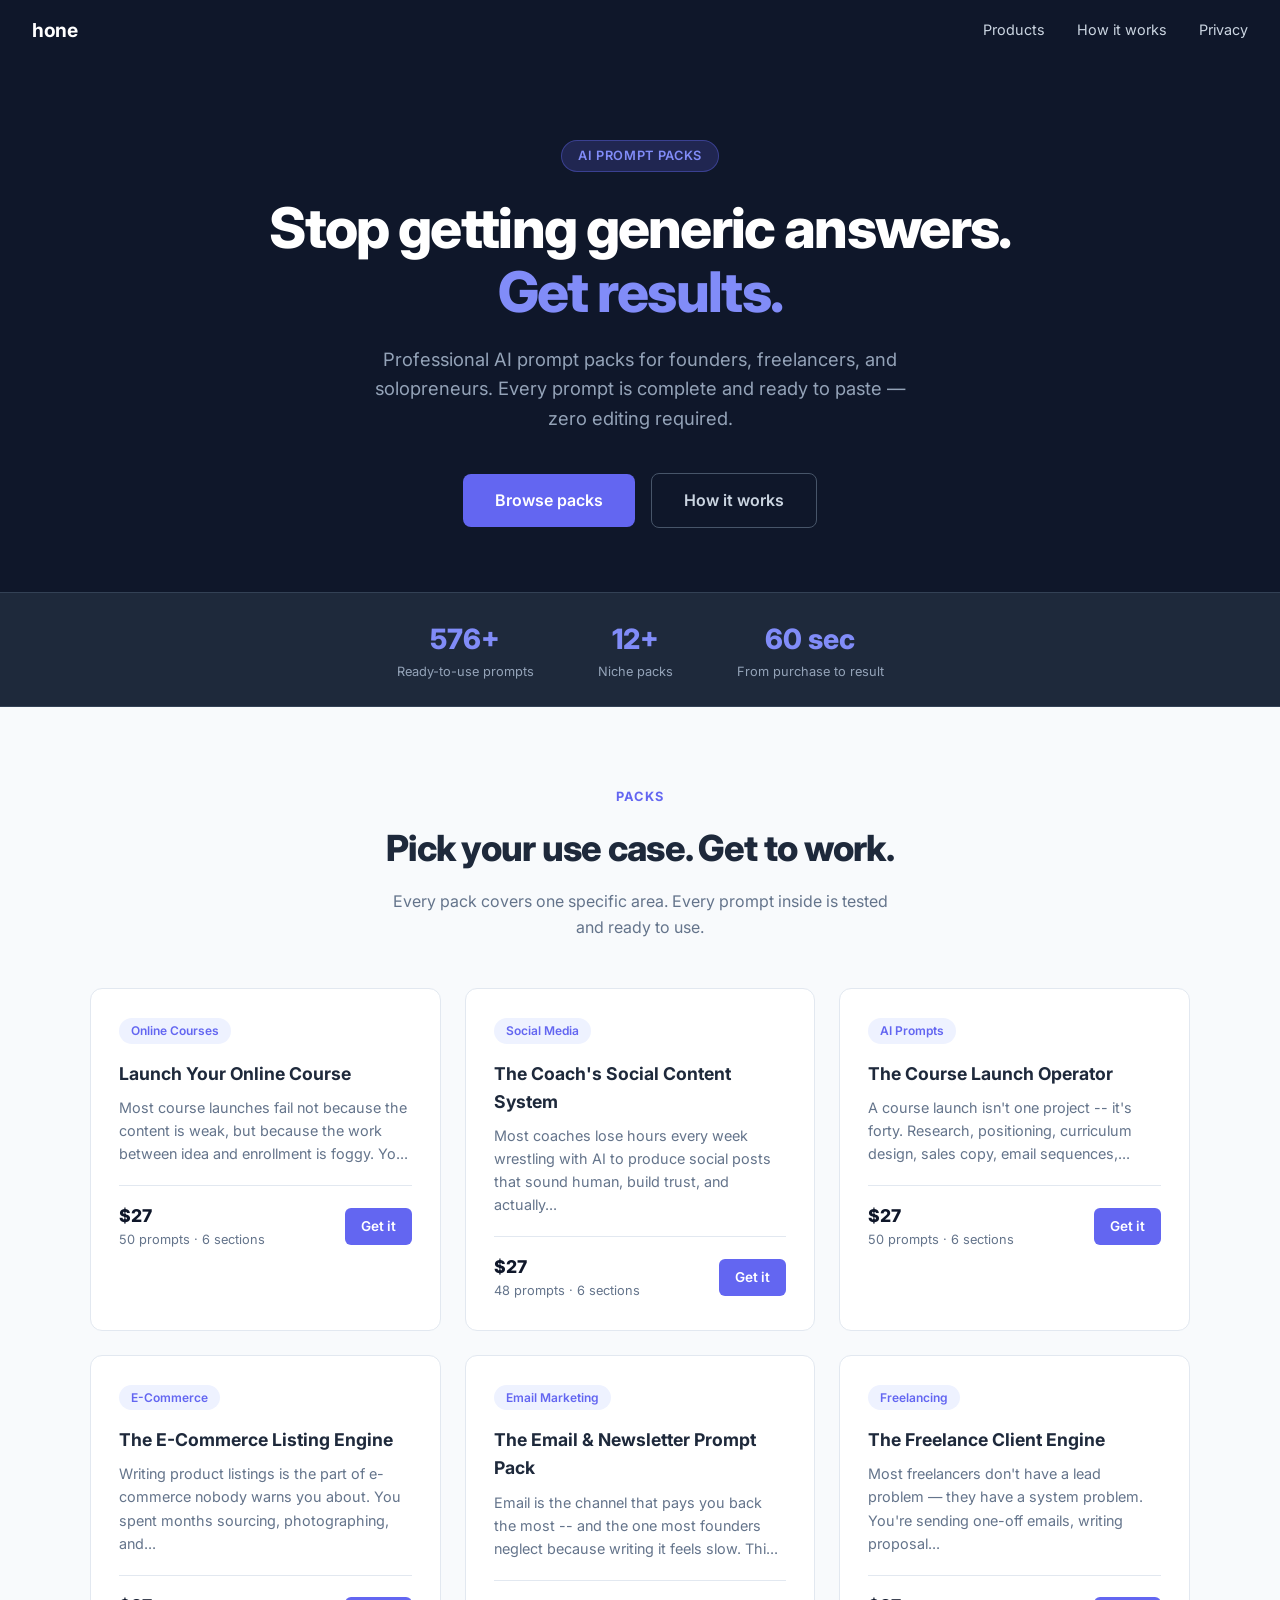
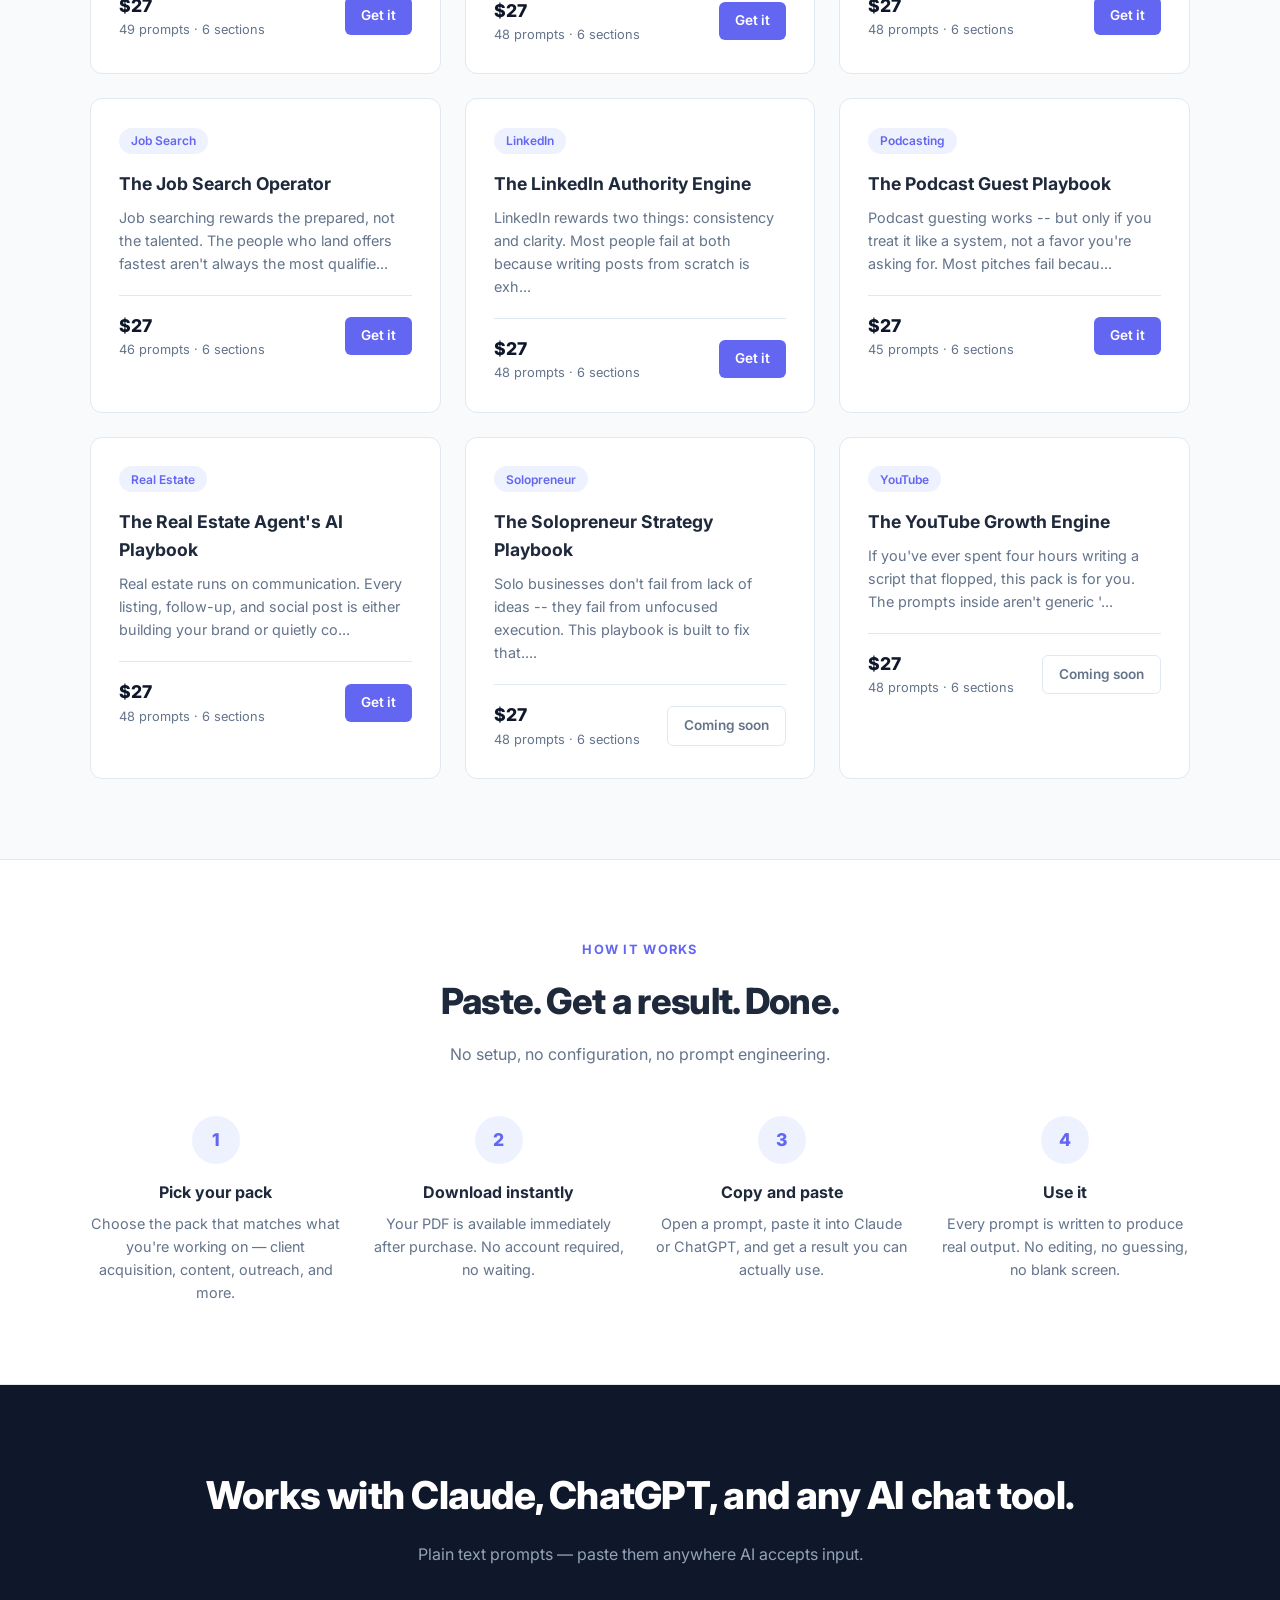
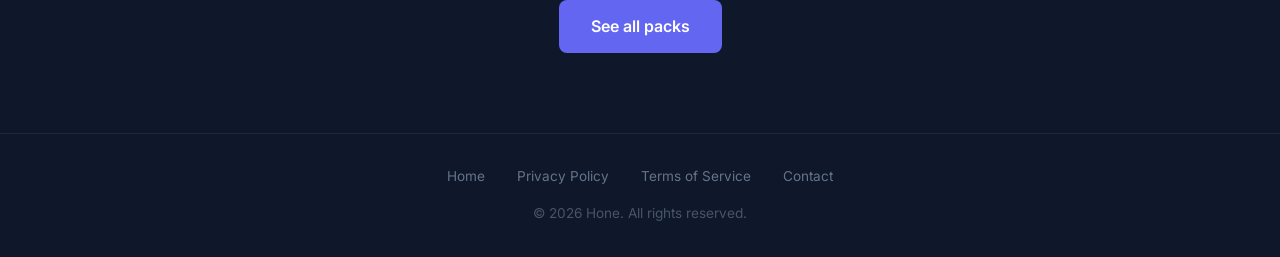
<file: docs/index.html>
<!DOCTYPE html>
<html lang="en">
<head>
  <meta charset="UTF-8">
  <meta name="viewport" content="width=device-width, initial-scale=1.0">
  <title>Hone — Sharpen your AI output.</title>
  <meta name="description" content="Professional AI prompt packs for founders, freelancers, and solopreneurs. Every prompt is complete and ready to paste into Claude or ChatGPT.">
  <meta property="og:title" content="Hone — Sharpen your AI output.">
  <meta property="og:description" content="Professional AI prompt packs. Copy, paste, get results. No editing required.">
  <meta property="og:type" content="website">
  <link rel="icon" type="image/svg+xml" href="favicon.svg">
  <link rel="preconnect" href="https://fonts.googleapis.com">
  <link rel="stylesheet" href="https://fonts.googleapis.com/css2?family=Inter:wght@400;600;700;800&display=swap">
  <link rel="stylesheet" href="style.css">
</head>
<body>

<nav>
  <div class="nav-logo">hone</div>
  <ul>
    <li><a href="#products">Products</a></li>
    <li><a href="#how">How it works</a></li>
    <li><a href="privacy.html">Privacy</a></li>
  </ul>
</nav>

<div class="hero">
  <div class="hero-badge">AI Prompt Packs</div>
  <h1>Stop getting generic answers.<br><em>Get results.</em></h1>
  <p>Professional AI prompt packs for founders, freelancers, and solopreneurs. Every prompt is complete and ready to paste — zero editing required.</p>
  <a href="#products" class="btn">Browse packs</a>
  <a href="#how" class="btn btn-outline">How it works</a>
</div>

<div class="stats">
  <div class="stat">
    <div class="stat-num">576+</div>
    <div class="stat-label">Ready-to-use prompts</div>
  </div>
  <div class="stat">
    <div class="stat-num">12+</div>
    <div class="stat-label">Niche packs</div>
  </div>
  <div class="stat">
    <div class="stat-num">60 sec</div>
    <div class="stat-label">From purchase to result</div>
  </div>
</div>

<section id="products">
  <div class="container">
    <div class="section-label">Packs</div>
    <h2 class="section-title">Pick your use case. Get to work.</h2>
    <p class="section-sub">Every pack covers one specific area. Every prompt inside is tested and ready to use.</p>

                        <div class="product-grid">
      <div class="product-card">
        <span class="product-tag">Online Courses</span>
        <h3>Launch Your Online Course</h3>
        <p>Most course launches fail not because the content is weak, but because the work between idea and enrollment is foggy. Yo...</p>
        <div class="product-meta">
          <div>
            <div class="product-price">$27</div>
            <div class="product-count">50 prompts &middot; 6 sections</div>
          </div>
          <a href="https://mikelato.gumroad.com/l/svcgvy" class="product-btn">Get it</a>
        </div>
      </div>
      <div class="product-card">
        <span class="product-tag">Social Media</span>
        <h3>The Coach's Social Content System</h3>
        <p>Most coaches lose hours every week wrestling with AI to produce social posts that sound human, build trust, and actually...</p>
        <div class="product-meta">
          <div>
            <div class="product-price">$27</div>
            <div class="product-count">48 prompts &middot; 6 sections</div>
          </div>
          <a href="https://mikelato.gumroad.com/l/ykhycr" class="product-btn">Get it</a>
        </div>
      </div>
      <div class="product-card">
        <span class="product-tag">AI Prompts</span>
        <h3>The Course Launch Operator</h3>
        <p>A course launch isn't one project -- it's forty. Research, positioning, curriculum design, sales copy, email sequences,...</p>
        <div class="product-meta">
          <div>
            <div class="product-price">$27</div>
            <div class="product-count">50 prompts &middot; 6 sections</div>
          </div>
          <a href="https://mikelato.gumroad.com/l/stcecv" class="product-btn">Get it</a>
        </div>
      </div>
      <div class="product-card">
        <span class="product-tag">E-Commerce</span>
        <h3>The E-Commerce Listing Engine</h3>
        <p>Writing product listings is the part of e-commerce nobody warns you about. You spent months sourcing, photographing, and...</p>
        <div class="product-meta">
          <div>
            <div class="product-price">$27</div>
            <div class="product-count">49 prompts &middot; 6 sections</div>
          </div>
          <a href="https://mikelato.gumroad.com/l/hcuvj" class="product-btn">Get it</a>
        </div>
      </div>
      <div class="product-card">
        <span class="product-tag">Email Marketing</span>
        <h3>The Email & Newsletter Prompt Pack</h3>
        <p>Email is the channel that pays you back the most -- and the one most founders neglect because writing it feels slow. Thi...</p>
        <div class="product-meta">
          <div>
            <div class="product-price">$27</div>
            <div class="product-count">48 prompts &middot; 6 sections</div>
          </div>
          <a href="https://mikelato.gumroad.com/l/xvzcq" class="product-btn">Get it</a>
        </div>
      </div>
      <div class="product-card">
        <span class="product-tag">Freelancing</span>
        <h3>The Freelance Client Engine</h3>
        <p>Most freelancers don't have a lead problem — they have a system problem. You're sending one-off emails, writing proposal...</p>
        <div class="product-meta">
          <div>
            <div class="product-price">$27</div>
            <div class="product-count">48 prompts &middot; 6 sections</div>
          </div>
          <a href="https://mikelato.gumroad.com/l/psaets" class="product-btn">Get it</a>
        </div>
      </div>
      <div class="product-card">
        <span class="product-tag">Job Search</span>
        <h3>The Job Search Operator</h3>
        <p>Job searching rewards the prepared, not the talented. The people who land offers fastest aren't always the most qualifie...</p>
        <div class="product-meta">
          <div>
            <div class="product-price">$27</div>
            <div class="product-count">46 prompts &middot; 6 sections</div>
          </div>
          <a href="https://mikelato.gumroad.com/l/ktgtcz" class="product-btn">Get it</a>
        </div>
      </div>
      <div class="product-card">
        <span class="product-tag">LinkedIn</span>
        <h3>The LinkedIn Authority Engine</h3>
        <p>LinkedIn rewards two things: consistency and clarity. Most people fail at both because writing posts from scratch is exh...</p>
        <div class="product-meta">
          <div>
            <div class="product-price">$27</div>
            <div class="product-count">48 prompts &middot; 6 sections</div>
          </div>
          <a href="https://mikelato.gumroad.com/l/bjkqq" class="product-btn">Get it</a>
        </div>
      </div>
      <div class="product-card">
        <span class="product-tag">Podcasting</span>
        <h3>The Podcast Guest Playbook</h3>
        <p>Podcast guesting works -- but only if you treat it like a system, not a favor you're asking for. Most pitches fail becau...</p>
        <div class="product-meta">
          <div>
            <div class="product-price">$27</div>
            <div class="product-count">45 prompts &middot; 6 sections</div>
          </div>
          <a href="https://mikelato.gumroad.com/l/tuzetw" class="product-btn">Get it</a>
        </div>
      </div>
      <div class="product-card">
        <span class="product-tag">Real Estate</span>
        <h3>The Real Estate Agent's AI Playbook</h3>
        <p>Real estate runs on communication. Every listing, follow-up, and social post is either building your brand or quietly co...</p>
        <div class="product-meta">
          <div>
            <div class="product-price">$27</div>
            <div class="product-count">48 prompts &middot; 6 sections</div>
          </div>
          <a href="https://mikelato.gumroad.com/l/raqgyi" class="product-btn">Get it</a>
        </div>
      </div>
      <div class="product-card">
        <span class="product-tag">Solopreneur</span>
        <h3>The Solopreneur Strategy Playbook</h3>
        <p>Solo businesses don't fail from lack of ideas -- they fail from unfocused execution. This playbook is built to fix that....</p>
        <div class="product-meta">
          <div>
            <div class="product-price">$27</div>
            <div class="product-count">48 prompts &middot; 6 sections</div>
          </div>
          <span class="product-btn product-btn--soon">Coming soon</span>
        </div>
      </div>
      <div class="product-card">
        <span class="product-tag">YouTube</span>
        <h3>The YouTube Growth Engine</h3>
        <p>If you've ever spent four hours writing a script that flopped, this pack is for you. The prompts inside aren't generic '...</p>
        <div class="product-meta">
          <div>
            <div class="product-price">$27</div>
            <div class="product-count">48 prompts &middot; 6 sections</div>
          </div>
          <span class="product-btn product-btn--soon">Coming soon</span>
        </div>
      </div>
    </div>
  </div>
</section>

<section id="how" style="background:#fff; border-top:1px solid var(--border); border-bottom:1px solid var(--border);">
  <div class="container">
    <div class="section-label">How it works</div>
    <h2 class="section-title">Paste. Get a result. Done.</h2>
    <p class="section-sub">No setup, no configuration, no prompt engineering.</p>
    <div class="steps">
      <div class="step">
        <div class="step-num">1</div>
        <h3>Pick your pack</h3>
        <p>Choose the pack that matches what you're working on — client acquisition, content, outreach, and more.</p>
      </div>
      <div class="step">
        <div class="step-num">2</div>
        <h3>Download instantly</h3>
        <p>Your PDF is available immediately after purchase. No account required, no waiting.</p>
      </div>
      <div class="step">
        <div class="step-num">3</div>
        <h3>Copy and paste</h3>
        <p>Open a prompt, paste it into Claude or ChatGPT, and get a result you can actually use.</p>
      </div>
      <div class="step">
        <div class="step-num">4</div>
        <h3>Use it</h3>
        <p>Every prompt is written to produce real output. No editing, no guessing, no blank screen.</p>
      </div>
    </div>
  </div>
</section>

<div class="cta-banner">
  <div class="container">
    <h2>Works with Claude, ChatGPT, and any AI chat tool.</h2>
    <p>Plain text prompts — paste them anywhere AI accepts input.</p>
    <a href="#products" class="btn">See all packs</a>
  </div>
</div>

<footer>
  <div class="footer-links">
    <a href="index.html">Home</a>
    <a href="privacy.html">Privacy Policy</a>
    <a href="terms.html">Terms of Service</a>
    <a href="mailto:hello@honeprompts.com">Contact</a>
  </div>
  <div>&copy; 2026 Hone. All rights reserved.</div>
</footer>

<script>
  // Update this once Lemon Squeezy store URL is live
  var storeUrl = "#";
  var btn = document.getElementById("btn-freelance");
  if (btn) btn.href = storeUrl;
</script>

</body>
</html>
</file>
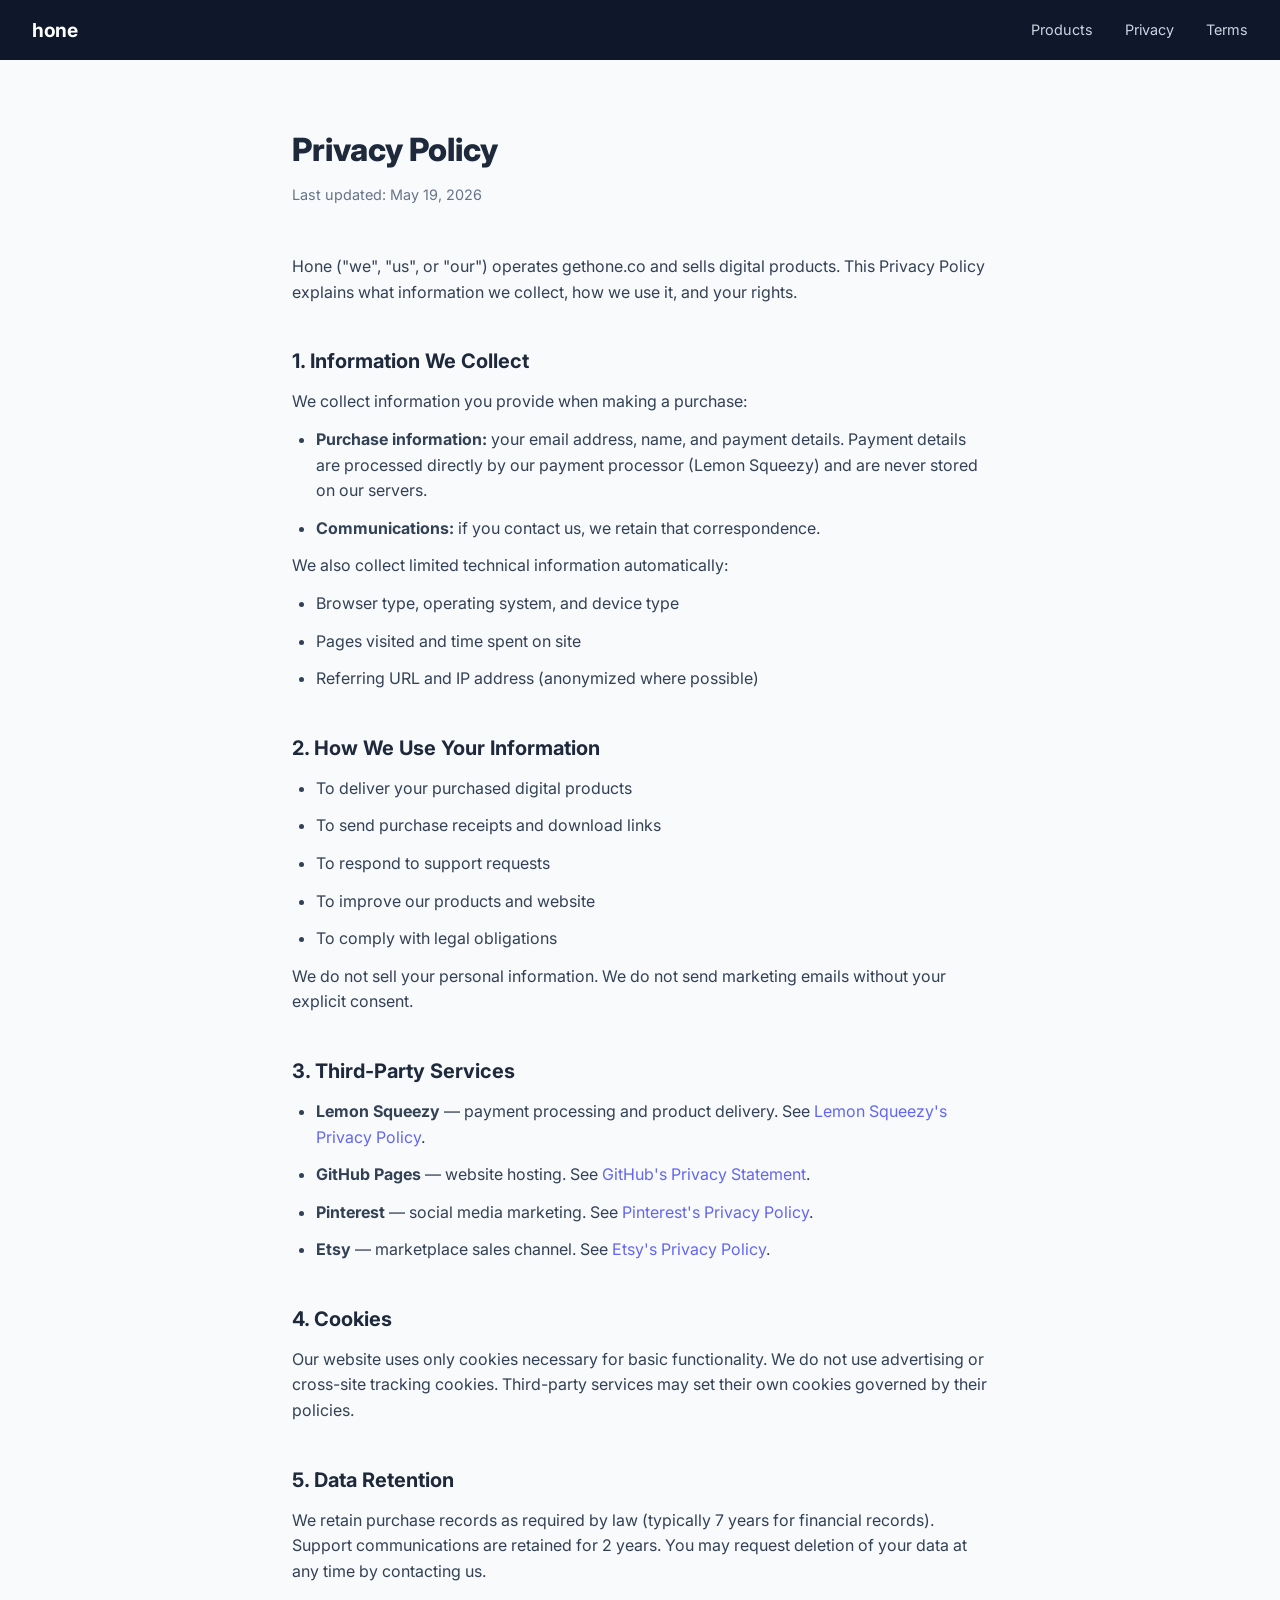
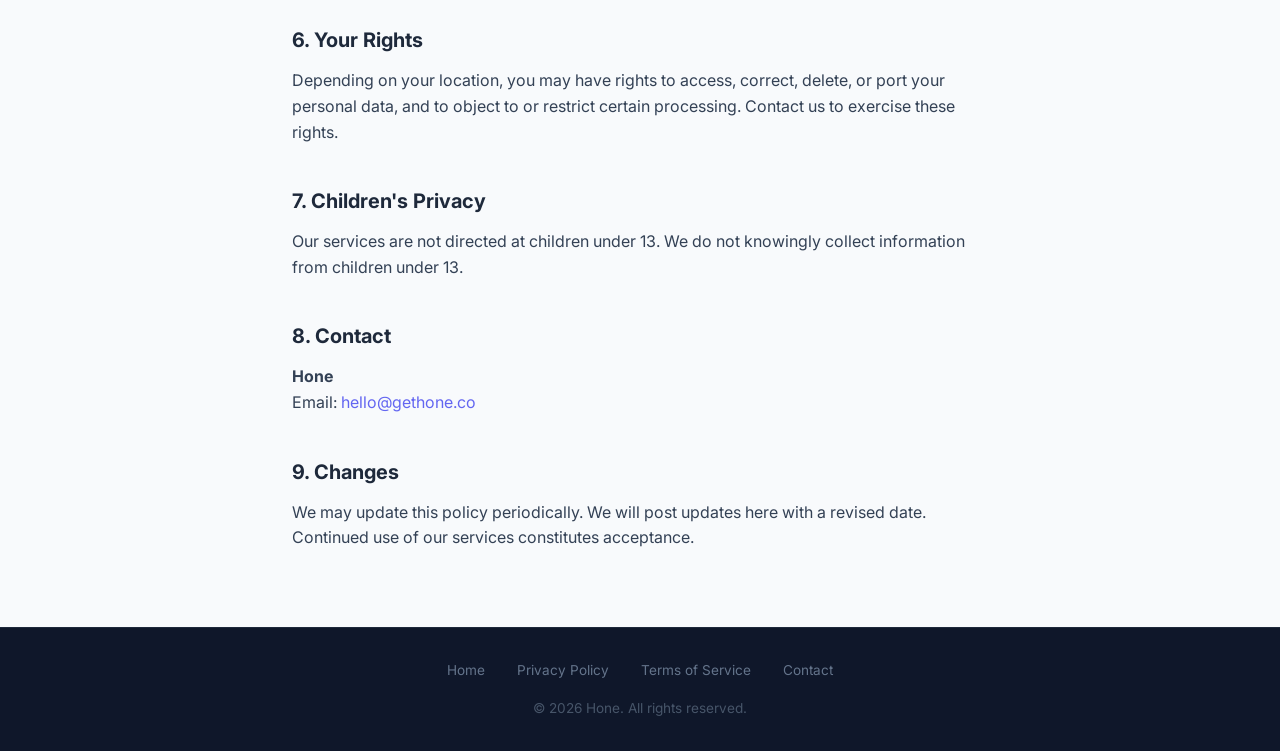
<file: docs/privacy.html>
<!DOCTYPE html>
<html lang="en">
<head>
  <meta charset="UTF-8">
  <meta name="viewport" content="width=device-width, initial-scale=1.0">
  <title>Privacy Policy — Hone</title>
  <link rel="icon" type="image/svg+xml" href="favicon.svg">
  <link rel="preconnect" href="https://fonts.googleapis.com">
  <link rel="stylesheet" href="https://fonts.googleapis.com/css2?family=Inter:wght@400;600;700;800&display=swap">
  <link rel="stylesheet" href="style.css">
</head>
<body>

<nav>
  <div class="nav-logo"><a href="index.html" style="color:inherit;text-decoration:none;">hone</a></div>
  <ul>
    <li><a href="index.html#products">Products</a></li>
    <li><a href="privacy.html">Privacy</a></li>
    <li><a href="terms.html">Terms</a></li>
  </ul>
</nav>

<div class="legal">
  <h1>Privacy Policy</h1>
  <p class="meta">Last updated: May 19, 2026</p>

  <p>Hone ("we", "us", or "our") operates gethone.co and sells digital products. This Privacy Policy explains what information we collect, how we use it, and your rights.</p>

  <h2>1. Information We Collect</h2>
  <p>We collect information you provide when making a purchase:</p>
  <ul>
    <li><strong>Purchase information:</strong> your email address, name, and payment details. Payment details are processed directly by our payment processor (Lemon Squeezy) and are never stored on our servers.</li>
    <li><strong>Communications:</strong> if you contact us, we retain that correspondence.</li>
  </ul>
  <p>We also collect limited technical information automatically:</p>
  <ul>
    <li>Browser type, operating system, and device type</li>
    <li>Pages visited and time spent on site</li>
    <li>Referring URL and IP address (anonymized where possible)</li>
  </ul>

  <h2>2. How We Use Your Information</h2>
  <ul>
    <li>To deliver your purchased digital products</li>
    <li>To send purchase receipts and download links</li>
    <li>To respond to support requests</li>
    <li>To improve our products and website</li>
    <li>To comply with legal obligations</li>
  </ul>
  <p>We do not sell your personal information. We do not send marketing emails without your explicit consent.</p>

  <h2>3. Third-Party Services</h2>
  <ul>
    <li><strong>Lemon Squeezy</strong> — payment processing and product delivery. See <a href="https://www.lemonsqueezy.com/privacy" target="_blank">Lemon Squeezy's Privacy Policy</a>.</li>
    <li><strong>GitHub Pages</strong> — website hosting. See <a href="https://docs.github.com/en/site-policy/privacy-policies/github-general-privacy-statement" target="_blank">GitHub's Privacy Statement</a>.</li>
    <li><strong>Pinterest</strong> — social media marketing. See <a href="https://policy.pinterest.com/en/privacy-policy" target="_blank">Pinterest's Privacy Policy</a>.</li>
    <li><strong>Etsy</strong> — marketplace sales channel. See <a href="https://www.etsy.com/legal/privacy/" target="_blank">Etsy's Privacy Policy</a>.</li>
  </ul>

  <h2>4. Cookies</h2>
  <p>Our website uses only cookies necessary for basic functionality. We do not use advertising or cross-site tracking cookies. Third-party services may set their own cookies governed by their policies.</p>

  <h2>5. Data Retention</h2>
  <p>We retain purchase records as required by law (typically 7 years for financial records). Support communications are retained for 2 years. You may request deletion of your data at any time by contacting us.</p>

  <h2>6. Your Rights</h2>
  <p>Depending on your location, you may have rights to access, correct, delete, or port your personal data, and to object to or restrict certain processing. Contact us to exercise these rights.</p>

  <h2>7. Children's Privacy</h2>
  <p>Our services are not directed at children under 13. We do not knowingly collect information from children under 13.</p>

  <h2>8. Contact</h2>
  <p><strong>Hone</strong><br>Email: <a href="mailto:hello@gethone.co">hello@gethone.co</a></p>

  <h2>9. Changes</h2>
  <p>We may update this policy periodically. We will post updates here with a revised date. Continued use of our services constitutes acceptance.</p>
</div>

<footer>
  <div class="footer-links">
    <a href="index.html">Home</a>
    <a href="privacy.html">Privacy Policy</a>
    <a href="terms.html">Terms of Service</a>
    <a href="mailto:hello@gethone.co">Contact</a>
  </div>
  <div>&copy; 2026 Hone. All rights reserved.</div>
</footer>

</body>
</html>
</file>
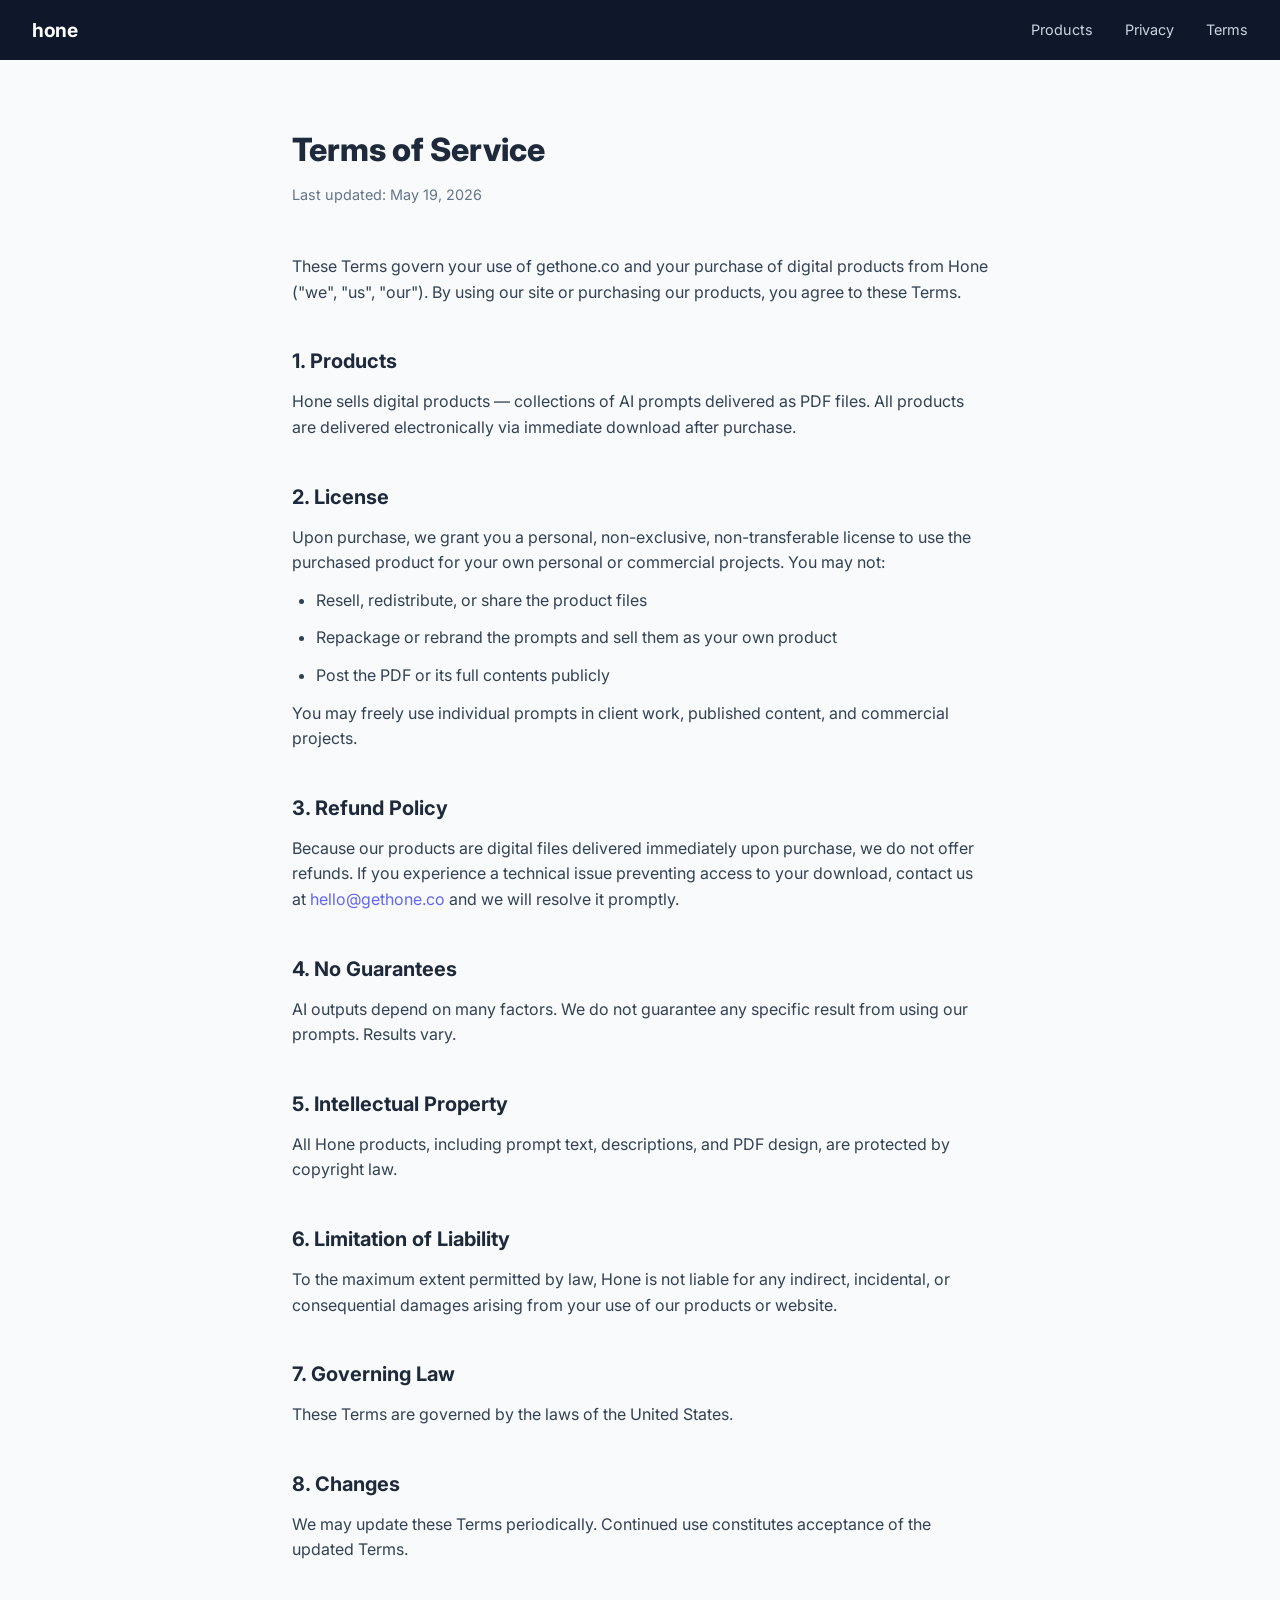
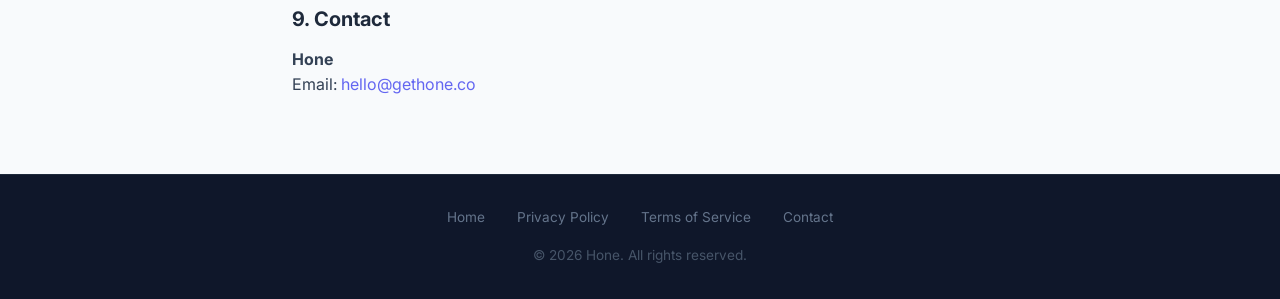
<file: docs/terms.html>
<!DOCTYPE html>
<html lang="en">
<head>
  <meta charset="UTF-8">
  <meta name="viewport" content="width=device-width, initial-scale=1.0">
  <title>Terms of Service — Hone</title>
  <link rel="icon" type="image/svg+xml" href="favicon.svg">
  <link rel="preconnect" href="https://fonts.googleapis.com">
  <link rel="stylesheet" href="https://fonts.googleapis.com/css2?family=Inter:wght@400;600;700;800&display=swap">
  <link rel="stylesheet" href="style.css">
</head>
<body>

<nav>
  <div class="nav-logo"><a href="index.html" style="color:inherit;text-decoration:none;">hone</a></div>
  <ul>
    <li><a href="index.html#products">Products</a></li>
    <li><a href="privacy.html">Privacy</a></li>
    <li><a href="terms.html">Terms</a></li>
  </ul>
</nav>

<div class="legal">
  <h1>Terms of Service</h1>
  <p class="meta">Last updated: May 19, 2026</p>

  <p>These Terms govern your use of gethone.co and your purchase of digital products from Hone ("we", "us", "our"). By using our site or purchasing our products, you agree to these Terms.</p>

  <h2>1. Products</h2>
  <p>Hone sells digital products — collections of AI prompts delivered as PDF files. All products are delivered electronically via immediate download after purchase.</p>

  <h2>2. License</h2>
  <p>Upon purchase, we grant you a personal, non-exclusive, non-transferable license to use the purchased product for your own personal or commercial projects. You may not:</p>
  <ul>
    <li>Resell, redistribute, or share the product files</li>
    <li>Repackage or rebrand the prompts and sell them as your own product</li>
    <li>Post the PDF or its full contents publicly</li>
  </ul>
  <p>You may freely use individual prompts in client work, published content, and commercial projects.</p>

  <h2>3. Refund Policy</h2>
  <p>Because our products are digital files delivered immediately upon purchase, we do not offer refunds. If you experience a technical issue preventing access to your download, contact us at <a href="mailto:hello@gethone.co">hello@gethone.co</a> and we will resolve it promptly.</p>

  <h2>4. No Guarantees</h2>
  <p>AI outputs depend on many factors. We do not guarantee any specific result from using our prompts. Results vary.</p>

  <h2>5. Intellectual Property</h2>
  <p>All Hone products, including prompt text, descriptions, and PDF design, are protected by copyright law.</p>

  <h2>6. Limitation of Liability</h2>
  <p>To the maximum extent permitted by law, Hone is not liable for any indirect, incidental, or consequential damages arising from your use of our products or website.</p>

  <h2>7. Governing Law</h2>
  <p>These Terms are governed by the laws of the United States.</p>

  <h2>8. Changes</h2>
  <p>We may update these Terms periodically. Continued use constitutes acceptance of the updated Terms.</p>

  <h2>9. Contact</h2>
  <p><strong>Hone</strong><br>Email: <a href="mailto:hello@gethone.co">hello@gethone.co</a></p>
</div>

<footer>
  <div class="footer-links">
    <a href="index.html">Home</a>
    <a href="privacy.html">Privacy Policy</a>
    <a href="terms.html">Terms of Service</a>
    <a href="mailto:hello@gethone.co">Contact</a>
  </div>
  <div>&copy; 2026 Hone. All rights reserved.</div>
</footer>

</body>
</html>
</file>
<file: docs/style.css>
*, *::before, *::after { box-sizing: border-box; margin: 0; padding: 0; }

:root {
  --dark:   #0F172A;
  --indigo: #6366F1;
  --indigo-light: #818CF8;
  --bg:     #F8FAFC;
  --text:   #1E293B;
  --muted:  #64748B;
  --border: #E2E8F0;
  --card:   #FFFFFF;
}

body {
  font-family: 'Inter', -apple-system, BlinkMacSystemFont, sans-serif;
  background: var(--bg);
  color: var(--text);
  line-height: 1.6;
  font-size: 16px;
}

a { color: var(--indigo); text-decoration: none; }
a:hover { text-decoration: underline; }

/* ── Nav ── */
nav {
  background: var(--dark);
  padding: 0 2rem;
  display: flex;
  align-items: center;
  justify-content: space-between;
  height: 60px;
  position: sticky;
  top: 0;
  z-index: 100;
}
.nav-logo {
  color: #fff;
  font-weight: 700;
  font-size: 1.2rem;
  letter-spacing: -0.02em;
}
.nav-logo span { color: var(--indigo-light); }
nav ul { list-style: none; display: flex; gap: 2rem; }
nav ul a { color: #CBD5E1; font-size: 0.9rem; }
nav ul a:hover { color: #fff; text-decoration: none; }

/* ── Hero ── */
.hero {
  background: var(--dark);
  color: #fff;
  text-align: center;
  padding: 5rem 2rem 4rem;
}
.hero-badge {
  display: inline-block;
  background: rgba(99,102,241,0.2);
  color: var(--indigo-light);
  border: 1px solid rgba(99,102,241,0.4);
  border-radius: 100px;
  padding: 0.3rem 1rem;
  font-size: 0.8rem;
  font-weight: 600;
  letter-spacing: 0.05em;
  text-transform: uppercase;
  margin-bottom: 1.5rem;
}
.hero h1 {
  font-size: clamp(2rem, 5vw, 3.5rem);
  font-weight: 800;
  letter-spacing: -0.03em;
  line-height: 1.15;
  margin-bottom: 1.25rem;
  max-width: 800px;
  margin-left: auto;
  margin-right: auto;
}
.hero h1 em { color: var(--indigo-light); font-style: normal; }
.hero p {
  color: #94A3B8;
  font-size: 1.15rem;
  max-width: 540px;
  margin: 0 auto 2.5rem;
}
.btn {
  display: inline-block;
  background: var(--indigo);
  color: #fff;
  padding: 0.85rem 2rem;
  border-radius: 8px;
  font-weight: 600;
  font-size: 1rem;
  transition: background 0.15s;
}
.btn:hover { background: #4F46E5; text-decoration: none; }
.btn-outline {
  background: transparent;
  border: 1px solid #475569;
  color: #CBD5E1;
  margin-left: 0.75rem;
}
.btn-outline:hover { background: rgba(255,255,255,0.05); }

/* ── Stats bar ── */
.stats {
  background: #1E293B;
  border-top: 1px solid #334155;
  border-bottom: 1px solid #334155;
  display: flex;
  justify-content: center;
  gap: 4rem;
  padding: 1.5rem 2rem;
  flex-wrap: wrap;
}
.stat { text-align: center; color: #fff; }
.stat-num { font-size: 1.75rem; font-weight: 800; color: var(--indigo-light); }
.stat-label { font-size: 0.8rem; color: #94A3B8; }

/* ── Section ── */
section { padding: 5rem 2rem; }
.container { max-width: 1100px; margin: 0 auto; }
.section-label {
  text-align: center;
  color: var(--indigo);
  font-size: 0.8rem;
  font-weight: 700;
  letter-spacing: 0.1em;
  text-transform: uppercase;
  margin-bottom: 0.75rem;
}
.section-title {
  text-align: center;
  font-size: clamp(1.5rem, 3vw, 2.25rem);
  font-weight: 800;
  letter-spacing: -0.02em;
  margin-bottom: 0.75rem;
}
.section-sub {
  text-align: center;
  color: var(--muted);
  max-width: 500px;
  margin: 0 auto 3rem;
}

/* ── Product grid ── */
.product-grid {
  display: grid;
  grid-template-columns: repeat(auto-fill, minmax(300px, 1fr));
  gap: 1.5rem;
}
.product-card {
  background: var(--card);
  border: 1px solid var(--border);
  border-radius: 12px;
  padding: 1.75rem;
  transition: box-shadow 0.15s, transform 0.15s;
}
.product-card:hover { box-shadow: 0 8px 24px rgba(0,0,0,0.08); transform: translateY(-2px); }
.product-tag {
  display: inline-block;
  background: #EEF2FF;
  color: var(--indigo);
  border-radius: 100px;
  padding: 0.2rem 0.75rem;
  font-size: 0.75rem;
  font-weight: 600;
  margin-bottom: 1rem;
}
.product-card h3 { font-size: 1.1rem; font-weight: 700; margin-bottom: 0.5rem; }
.product-card p { color: var(--muted); font-size: 0.9rem; margin-bottom: 1.25rem; }
.product-meta {
  display: flex;
  align-items: center;
  justify-content: space-between;
  border-top: 1px solid var(--border);
  padding-top: 1rem;
  margin-top: auto;
}
.product-price { font-weight: 800; font-size: 1.1rem; color: var(--dark); }
.product-count { font-size: 0.8rem; color: var(--muted); }
.product-btn {
  background: var(--indigo);
  color: #fff;
  border-radius: 6px;
  padding: 0.5rem 1rem;
  font-size: 0.85rem;
  font-weight: 600;
}
.product-btn:hover { background: #4F46E5; text-decoration: none; }
.product-btn--soon { background: transparent; color: var(--muted); border: 1px solid var(--border); cursor: default; pointer-events: none; }

/* ── How it works ── */
.steps { display: grid; grid-template-columns: repeat(auto-fit, minmax(220px, 1fr)); gap: 2rem; }
.step { text-align: center; }
.step-num {
  width: 48px; height: 48px;
  background: #EEF2FF;
  color: var(--indigo);
  border-radius: 50%;
  font-size: 1.1rem;
  font-weight: 800;
  display: flex; align-items: center; justify-content: center;
  margin: 0 auto 1rem;
}
.step h3 { font-size: 1rem; font-weight: 700; margin-bottom: 0.4rem; }
.step p { color: var(--muted); font-size: 0.9rem; }

/* ── CTA banner ── */
.cta-banner {
  background: var(--dark);
  color: #fff;
  text-align: center;
  padding: 5rem 2rem;
}
.cta-banner h2 {
  font-size: clamp(1.75rem, 3vw, 2.5rem);
  font-weight: 800;
  letter-spacing: -0.02em;
  margin-bottom: 1rem;
}
.cta-banner p { color: #94A3B8; margin-bottom: 2rem; }

/* ── Footer ── */
footer {
  background: var(--dark);
  border-top: 1px solid #1E293B;
  padding: 2rem;
  text-align: center;
  color: #475569;
  font-size: 0.85rem;
}
footer a { color: #64748B; }
footer a:hover { color: #94A3B8; }
.footer-links { display: flex; justify-content: center; gap: 2rem; margin-bottom: 1rem; flex-wrap: wrap; }

/* ── Legal pages ── */
.legal { max-width: 760px; margin: 0 auto; padding: 4rem 2rem; }
.legal h1 { font-size: 2rem; font-weight: 800; margin-bottom: 0.5rem; }
.legal .meta { color: var(--muted); font-size: 0.9rem; margin-bottom: 3rem; }
.legal h2 { font-size: 1.25rem; font-weight: 700; margin: 2.5rem 0 0.75rem; }
.legal p, .legal li { color: #334155; margin-bottom: 0.75rem; }
.legal ul { padding-left: 1.5rem; }
.legal a { color: var(--indigo); }

@media (max-width: 600px) {
  .stats { gap: 2rem; }
  nav ul { gap: 1rem; }
  .btn-outline { display: none; }
}
</file>
